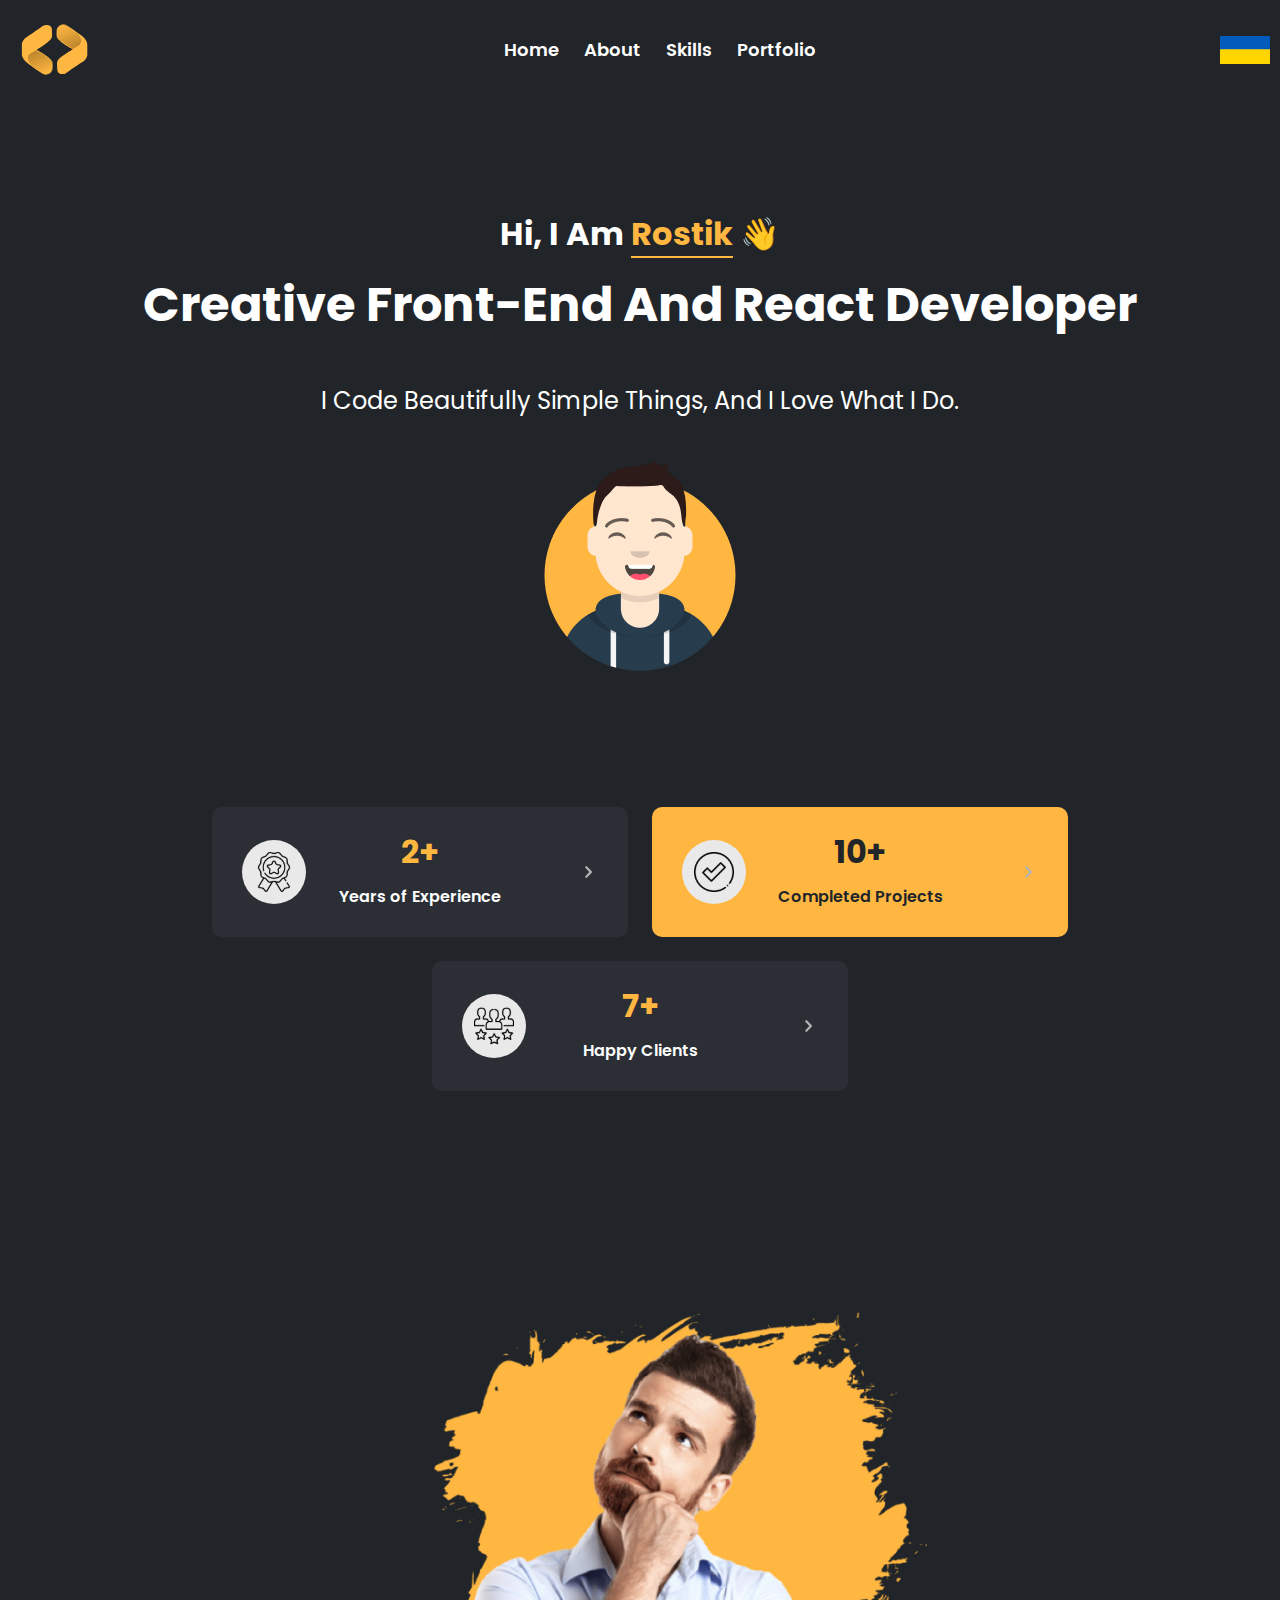
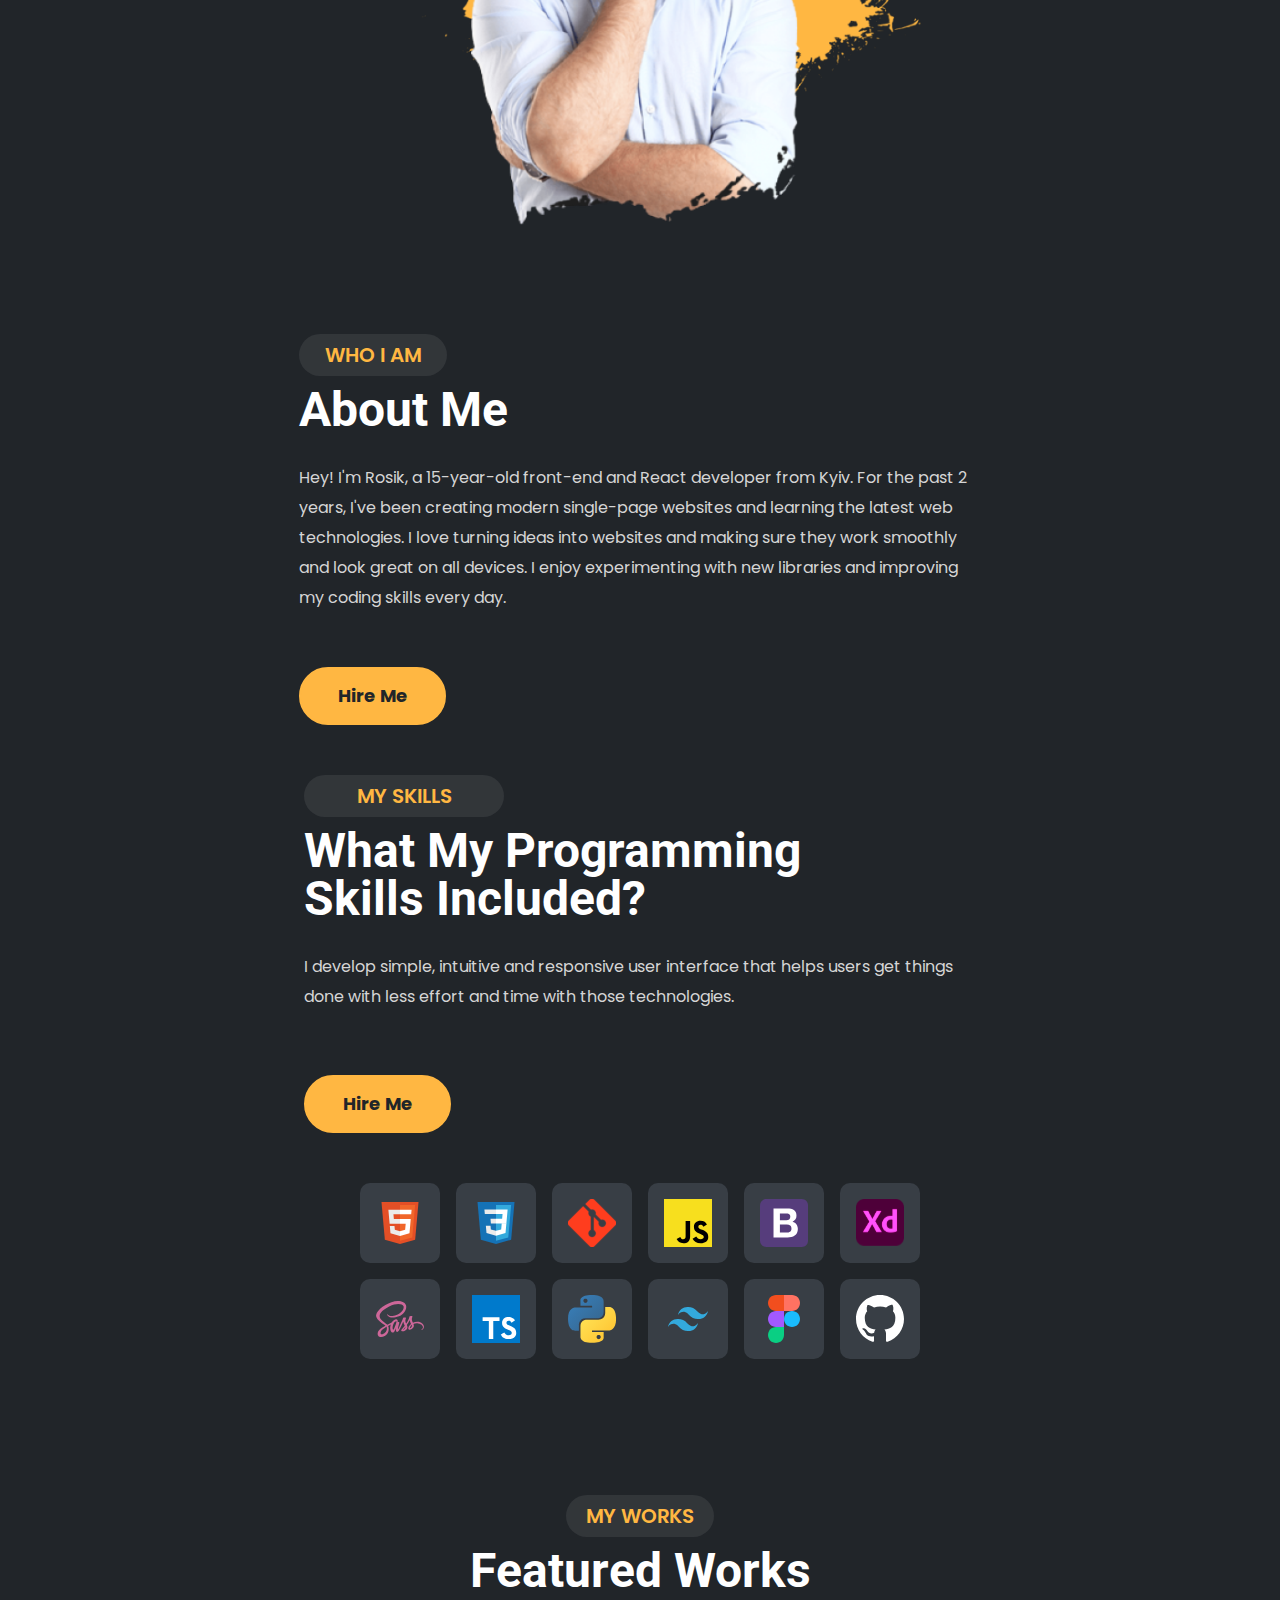
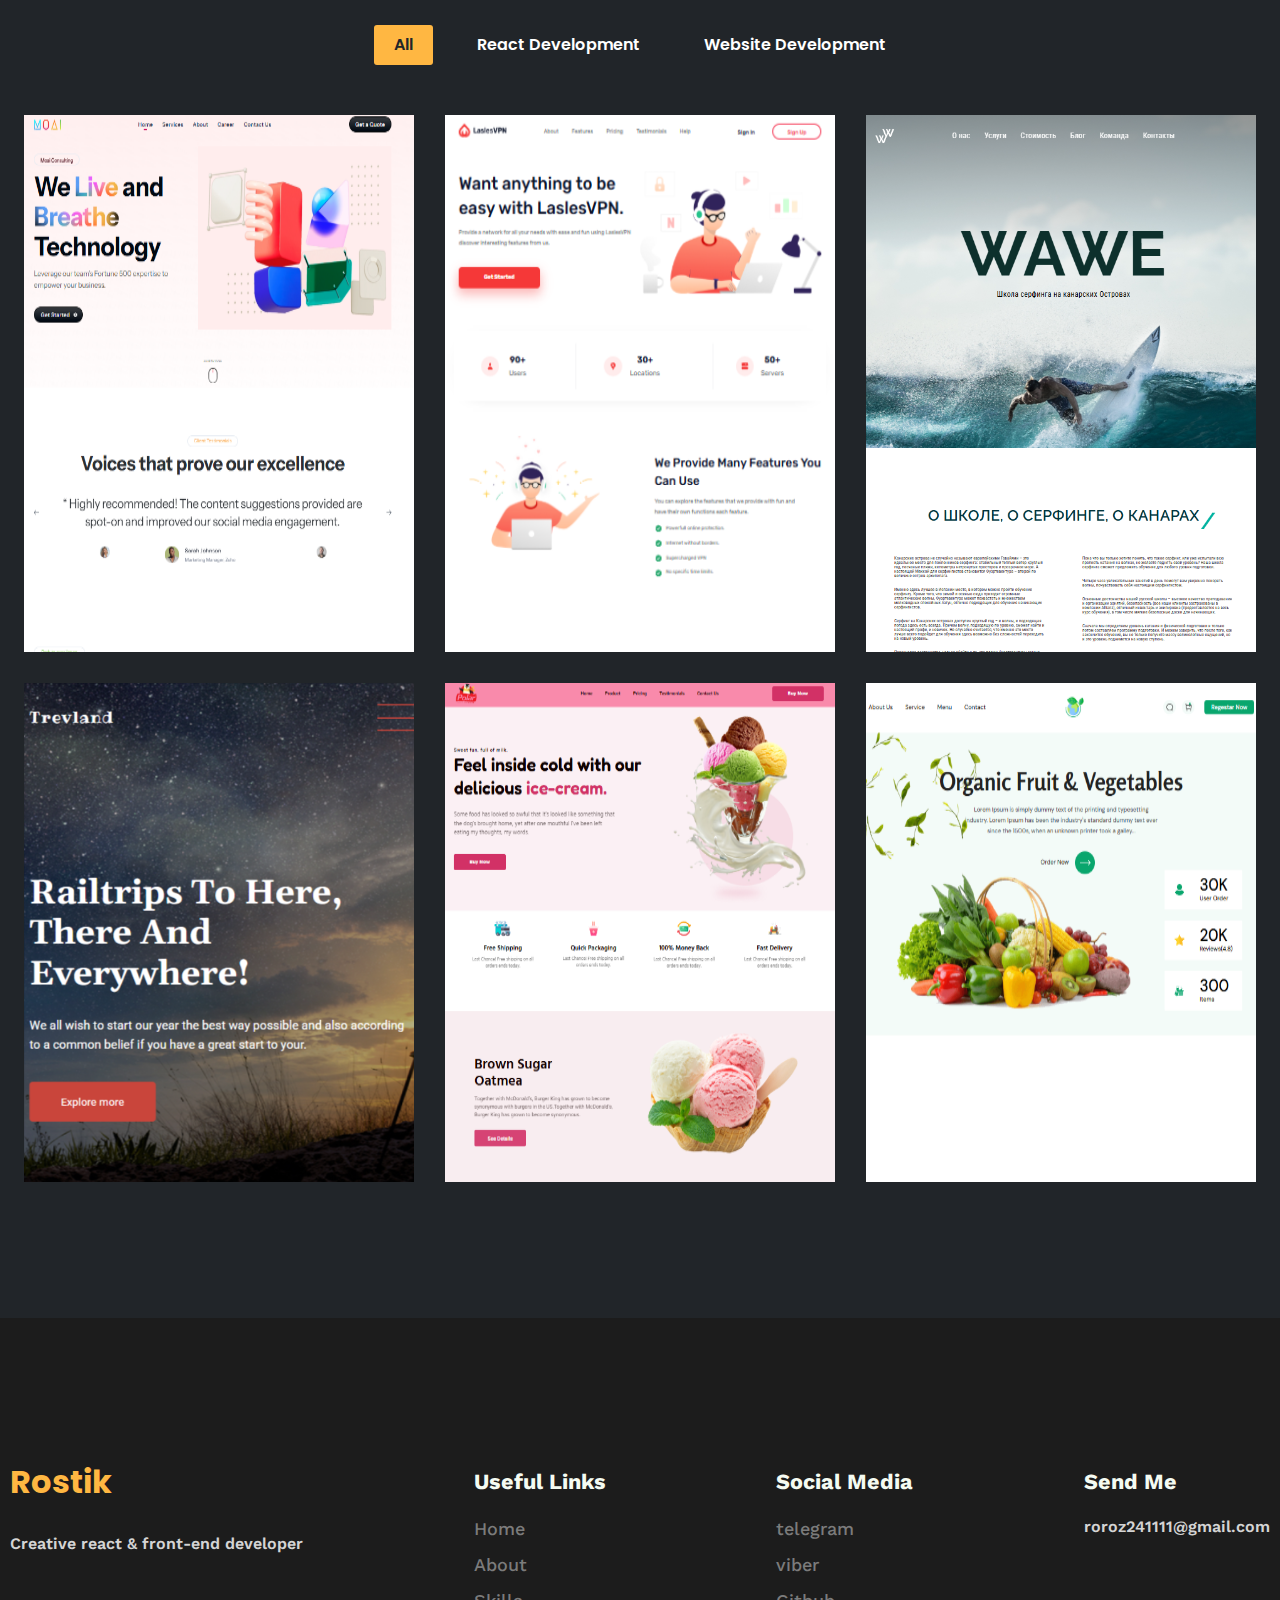
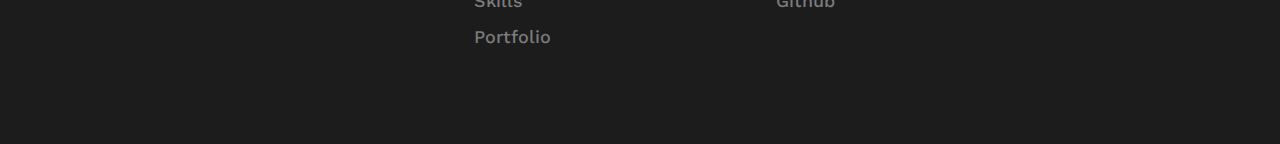
<file: index.html>
<!DOCTYPE html>
<html lang="en">

<head>
    <meta charset="UTF-8">
    <meta http-equiv="X-UA-Compatible" content="IE=edge">
    <meta name="viewport" content="width=device-width, initial-scale=1.0">
    <title>portfolio</title>
    <link rel="stylesheet" href="css/slick.css">
    <link rel="stylesheet" href="css/style.css">
</head>

<body>
    <header class="header" id="header">
        <div class="header-fixed">
            <div class="container header-wrapper">
                <a href="" class="header-logo"><img src="img/logo.svg" alt="logo"></a>
                <nav class="nav">
                    <ul class="menu">
                        <li class="item">
                            <a href="#header" class="link">Home</a>
                        </li>
                        <li class="item">
                            <a href="#about" class="link">about</a>
                        </li>
                        <li class="item">
                            <a href="#skills" class="link">skills</a>
                        </li>
                        <li class="item">
                            <a href="#gallery" class="link">portfolio</a>
                        </li>
                    </ul>
                </nav>
                <a href="indexUa.html" class="link-flag"><img src="./img/ua.png" alt="flag"></a>
                <div class="burger"></div>
            </div>
        </div>
    </header>
    <!-- end header -->

    <main>

        <section class="hero">
            <div class="container">
                <p class="hero-subtitle">
                    Hi, I am
                    <span>Rostik</span>
                    👋
                </p>
                <h1 class="hero-title">Creative front-end and react developer</h1>
                <p class="hero-text">I code beautifully simple things, and I love what I do.</p>
                <figure class="hero-img">
                    <img src="img/avatar.png" alt="avatar">
                </figure>
                <div class="hero-wrapper">
                    <div class="hero-block">
                        <span class="hero-namber">2+</span>
                        <span class="hero-deskript">Years of Experience</span>
                    </div>
                    <div class="hero-block active">
                        <span class="hero-namber">10+</span>
                        <span class="hero-deskript">Completed Projects</span>
                    </div>
                    <div class="hero-block">
                        <span class="hero-namber">7+</span>
                        <span class="hero-deskript">Happy Clients</span>
                    </div>
                </div>
            </div>
        </section>

        <!-- end hero -->

        <section class="aboutme" id="about">
            <div class="container aboutme-wrapper">
                <figure class="aboutme-img">
                    <img src="img/man.png" alt="man">
                </figure>
                <div class="aboutme-content">
                    <span class="iner-subtitle">Who I am</span>
                    <h2 class="iner-title">About Me</h2>
                    <p class="iner-text aboutme-text">Hey! I'm Rosik, a 15-year-old front-end and React developer from
                        Kyiv. For the past 2 years, I've been creating modern single-page websites and learning the
                        latest web technologies.
                        I love turning ideas into websites and making sure they work smoothly and look great on all
                        devices.
                        I enjoy experimenting with new libraries and improving my coding skills every day.</p>
                    <a href="#footer" class="link-orange aboutme-link">Hire Me</a>
                </div>
            </div>
        </section>

        <!-- end aboutme -->

        <section class="skills" id="skills">
            <div class="container skills-wrapper">
                <div class="skills-content">
                    <span class="iner-subtitle">MY skills</span>
                    <h2 class="iner-title skills-title">What My Programming
                        Skills Included?</h2>
                    <p class="iner-text skills-text">I develop simple, intuitive and responsive user interface that
                        helps users get things done with less effort and time with those technologies.</p>
                    <a href="#footer" class="link-orange skills-link">Hire Me</a>
                </div>
                <div class="skills-program">
                    <figure class="skills-img"><img src="img/html.svg" alt=""></figure>
                    <figure class="skills-img"><img src="img/css.svg" alt=""></figure>
                    <figure class="skills-img"><img src="img/lub.svg" alt=""></figure>
                    <figure class="skills-img"><img src="img/javascript.svg" alt=""></figure>
                    <figure class="skills-img"><img src="img/bootstrap.svg" alt=""></figure>
                    <figure class="skills-img"><img src="img/photo.svg" alt=""></figure>
                    <figure class="skills-img"><img src="img/sass.svg" alt=""></figure>
                    <figure class="skills-img"><img src="img/typescript.svg" alt=""></figure>
                    <figure class="skills-img"><img src="img/python.svg" alt=""></figure>
                    <figure class="skills-img"><img src="img/tailwind.svg" alt=""></figure>
                    <figure class="skills-img"><img src="img/figma.svg" alt=""></figure>
                    <figure class="skills-img"><img src="img/github.svg" alt=""></figure>
                </div>
            </div>
        </section>

        <!-- end skills -->

        <section class="gallery" id="gallery">
            <div class="container">
                <span class="iner-subtitle gallery-subtitle">my works</span>
                <h2 class="iner-title gallery-title">Featured Works</h2>
                <ul class="gallery-list">
                    <li class="gallery-item active" data-filter="all">All</li>
                    <li class="gallery-item" data-filter="web">react Development</li>
                    <li class="gallery-item" data-filter="dev">Website Development</li>
                </ul>
                <div class="gallery-wrapper">
                    <figure class="gallery-img web">
                        <a href="https://rostipostik1.github.io/site-moai/" target="_blank">
                            <img src="./img/moai.png" alt="Moai Project">
                        </a>
                    </figure>
                    <figure class="gallery-img dev">
                        <a href="https://rostipostik1.github.io/site-vpn/" target="_blank">
                            <img src="./img/LaslesVPN.png" alt="Lasles VPN">
                        </a>
                    </figure>
                    <figure class="gallery-img dev">
                        <a href="https://rostipostik1.github.io/site-wawe/" target="_blank">
                            <img src="./img/wawe.png" alt="Wawe Project">
                        </a>
                    </figure>
                    <figure class="gallery-img dev">
                        <a href="https://rostipostik1.github.io/site-trael/" target="_blank">
                            <img src="./img/Traval.png" alt="Traval Project">
                        </a>
                    </figure>
                    <figure class="gallery-img dev">
                        <a href="https://rostipostik1.github.io/site-ice/" target="_blank">
                            <img src="./img/iceCream.png" alt="Ice Cream Project">
                        </a>
                    </figure>
                    <figure class="gallery-img dev">
                        <a href="https://rostipostik1.github.io/organic-fruit/" target="_blank">
                            <img src="./img/organic-food.png" alt="Organic Food Project">
                        </a>
                    </figure>
                </div>
            </div>
        </section>

        <!-- end gallery -->
        <!-- 
        <section class="customer">
            <span class="iner-subtitle customer-subtitle">testimonials</span>
            <h2 class="iner-title customer-title">What customer says</h2>
            <div class="customer-wrapper">
                <div class="customer-slider">
                    <div class="customer-block">
                        <span class="customer-star"></span>
                        <p class="customer-text">Lorem ipsum dolor sit amet, consectetur adipiscing elit ut aliquam,
                            purus sit amet luctus venenatis, lectus magna fringilla urna, porttitor rhoncus dolor purus
                        </p>
                        <div class="customer-avatar">
                            <figure class="customer-img">
                                <img src="img/girl.png" alt="girl">
                            </figure>
                            <span class="customer-name">Khushi Gupta</span>
                            <span class="customer-job">Designer</span>
                        </div>
                    </div>
                </div>
                <div class="customer-slider">
                    <div class="customer-block">
                        <span class="customer-star"></span>
                        <p class="customer-text">Lorem ipsum dolor sit amet, consectetur adipiscing elit ut aliquam,
                            purus sit amet luctus venenatis, lectus magna fringilla urna, porttitor rhoncus dolor purus
                        </p>
                        <div class="customer-avatar">
                            <figure class="customer-img">
                                <img src="img/girl.png" alt="girl">
                            </figure>
                            <span class="customer-name">Khushi Gupta</span>
                            <span class="customer-job">Designer</span>
                        </div>
                    </div>
                </div>
                <div class="customer-slider">
                    <div class="customer-block">
                        <span class="customer-star"></span>
                        <p class="customer-text">Lorem ipsum dolor sit amet, consectetur adipiscing elit ut aliquam,
                            purus sit amet luctus venenatis, lectus magna fringilla urna, porttitor rhoncus dolor purus
                        </p>
                        <div class="customer-avatar">
                            <figure class="customer-img">
                                <img src="img/girl.png" alt="girl">
                            </figure>
                            <span class="customer-name">Khushi Gupta</span>
                            <span class="customer-job">Designer</span>
                        </div>
                    </div>
                </div>
                <div class="customer-slider">
                    <div class="customer-block">
                        <span class="customer-star"></span>
                        <p class="customer-text">Lorem ipsum dolor sit amet, consectetur adipiscing elit ut aliquam,
                            purus sit amet luctus venenatis, lectus magna fringilla urna, porttitor rhoncus dolor purus
                        </p>
                        <div class="customer-avatar">
                            <figure class="customer-img">
                                <img src="img/girl.png" alt="girl">
                            </figure>
                            <span class="customer-name">Khushi Gupta</span>
                            <span class="customer-job">Designer</span>
                        </div>
                    </div>
                </div>
            </div>
        </section> -->

    </main>

    <!-- footer -->

    <footer class="footer" id="footer">
        <div class="container footer-wrapper">
            <div class="footer-block">
                <span class="footer-name">Rostik</span>
                <p class="footer-text">Creative react & front-end developer</p>
            </div>
            <div class="footer-block">
                <span class="footer-title">Useful Links</span>
                <ul class="footer-menu">
                    <li class="footer-menu-item">
                        <a href="#header" class="footer-menu-link">Home
                        </a>
                    </li>
                    <li class="footer-menu-item">
                        <a href="#about" class="footer-menu-link">About</a>
                    </li>
                    <li class="footer-menu-item">
                        <a href="#skills" class="footer-menu-link">Skills</a>
                    </li>
                    <li class="footer-menu-item">
                        <a href="#gallery" class="footer-menu-link">Portfolio</a>
                    </li>
                </ul>
            </div>
            <div class="footer-block">
                <span class="footer-title">Social Media</span>
                <ul class="footer-menu">
                    <li class="footer-menu-item">
                        <a href="https://t.me/rostikpostik1684" class="footer-menu-link">telegram</a>
                    </li>
                    <li class="footer-menu-item">
                        <a href="viber://chat?number=%2B380938261385" class="footer-menu-link">viber</a>
                    </li>
                    <li class="footer-menu-item">
                        <a href="https://github.com/rostipostik1" target="_blank" class="footer-menu-link">Github</a>
                    </li>
                </ul>
            </div>
            <div class="footer-block">
                <span class="footer-title">Send Me</span>
                <a href="mailto:roroz241111@gmail.com" class="footer-text">roroz241111@gmail.com</a>
            </div>
        </div>
    </footer>

    <button class="btn btn-up"></button>


    <script src="js/jquery-3.7.0.min.js"></script>
    <script src="js/slick.min.js"></script>
    <script src="js/main.js"></script>
</body>

</html>
</file>
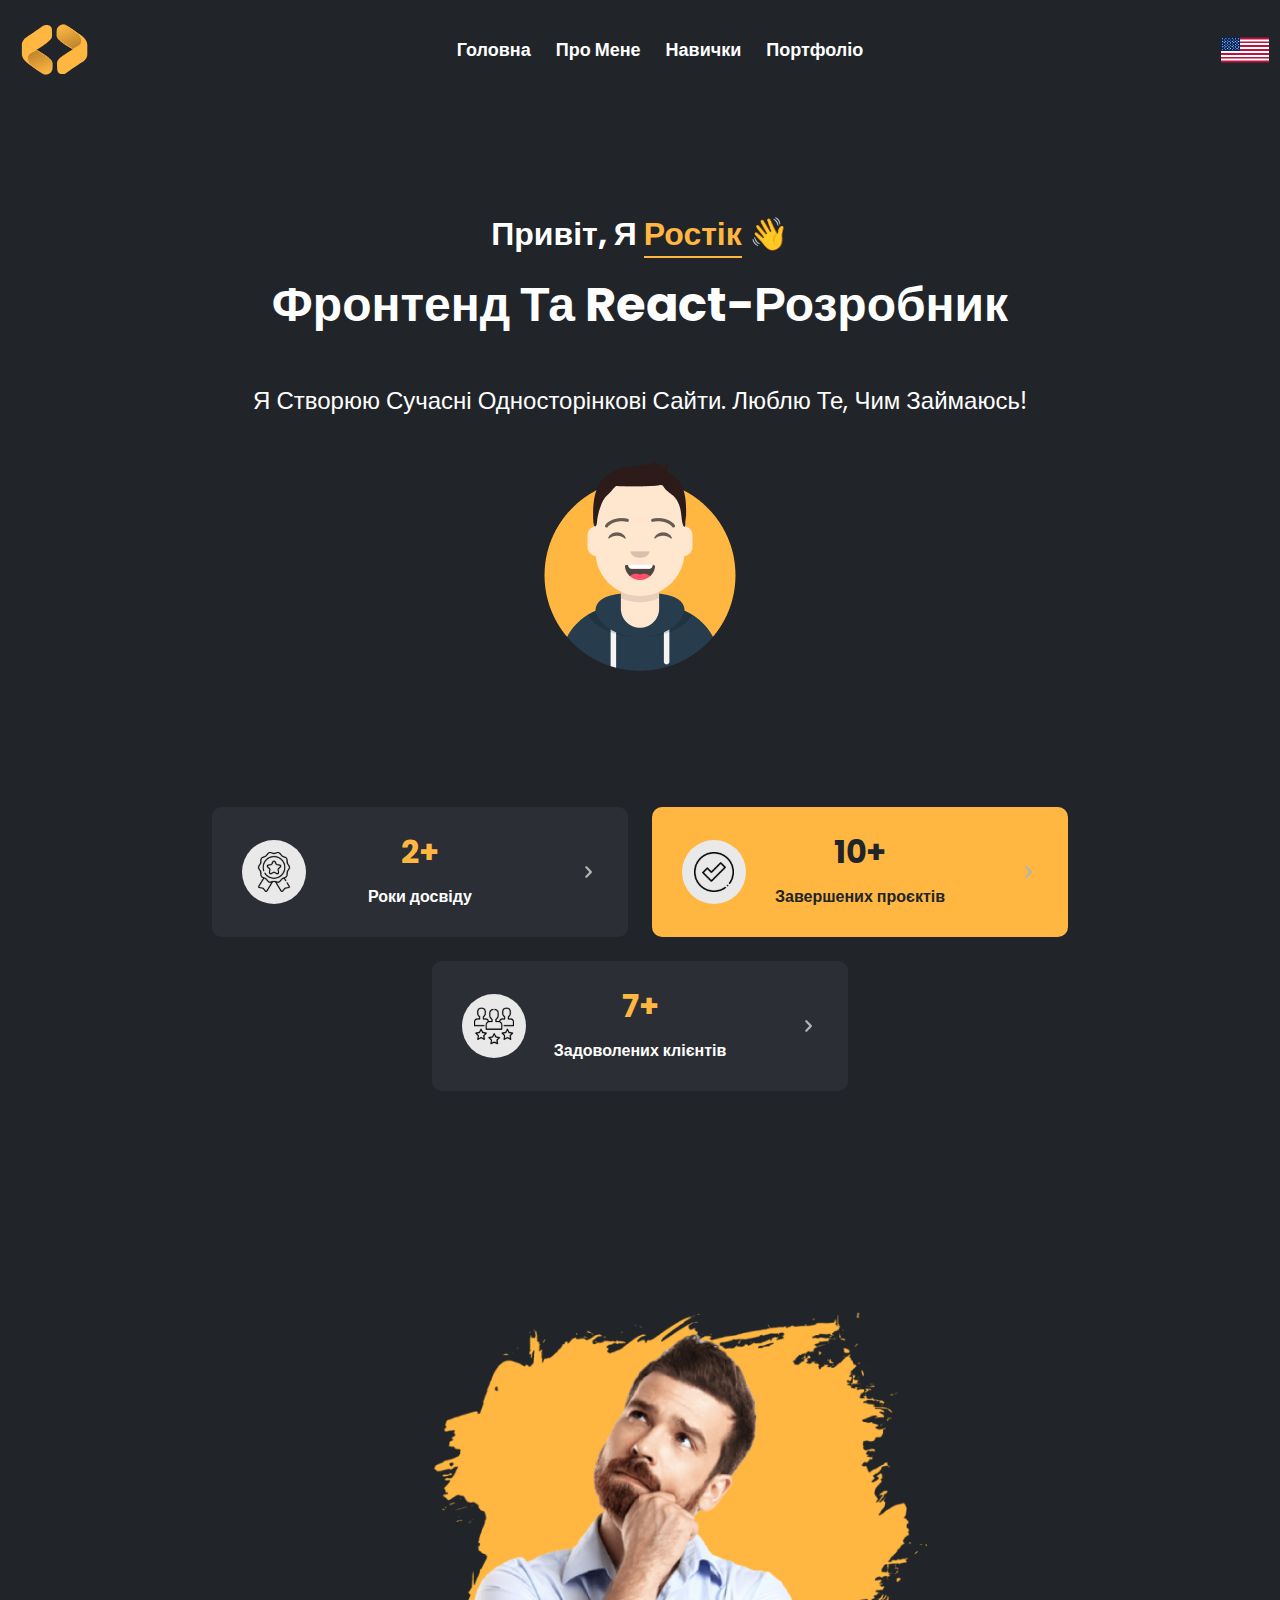
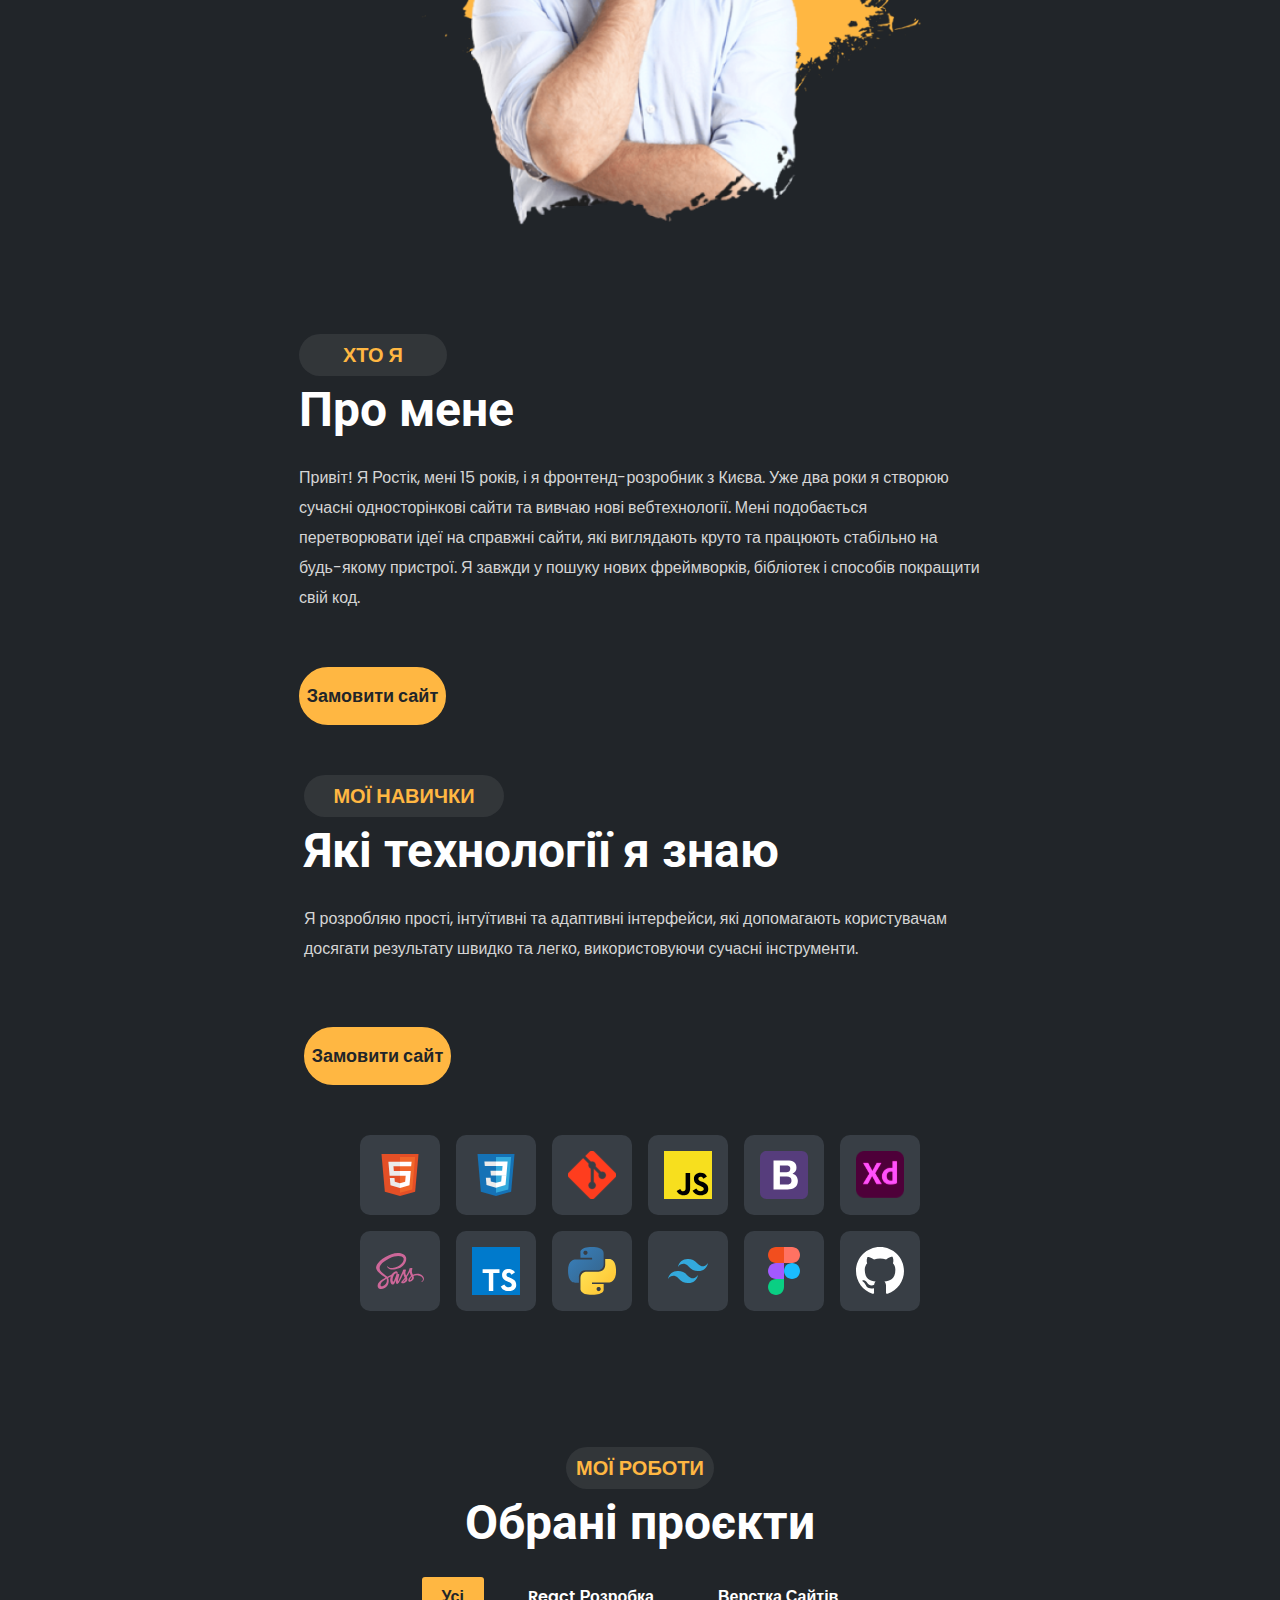
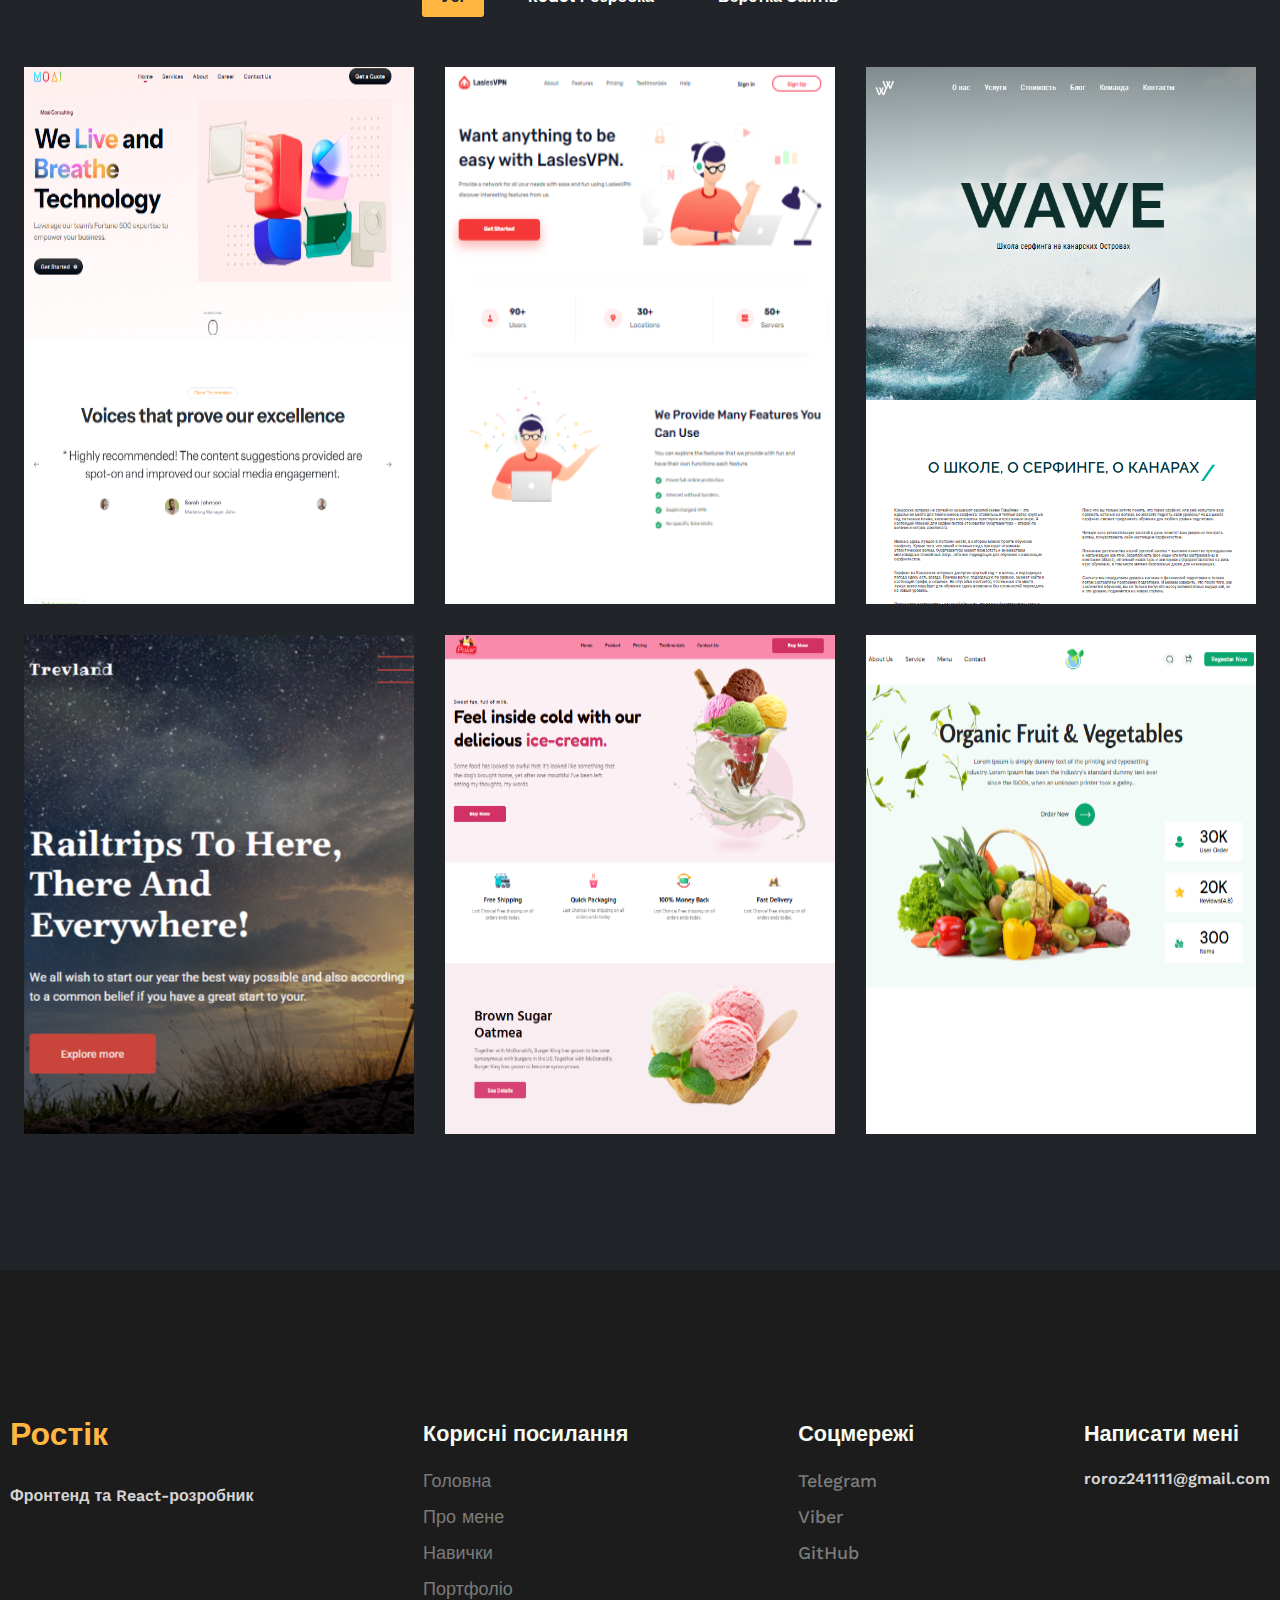
<file: indexUa.html>
<!DOCTYPE html>
<html lang="uk">

<head>
    <meta charset="UTF-8">
    <meta http-equiv="X-UA-Compatible" content="IE=edge">
    <meta name="viewport" content="width=device-width, initial-scale=1.0">
    <title>portfolio</title>
    <link rel="stylesheet" href="css/slick.css">
    <link rel="stylesheet" href="css/style.css">
</head>

<body class="pageUa">
    <header class="header" id="header">
        <div class="header-fixed">
            <div class="container header-wrapper">
                <a href="" class="header-logo"><img src="img/logo.svg" alt="логотип"></a>
                <nav class="nav">
                    <ul class="menu">
                        <li class="item">
                            <a href="#header" class="link">Головна</a>
                        </li>
                        <li class="item">
                            <a href="#about" class="link">Про мене</a>
                        </li>
                        <li class="item">
                            <a href="#skills" class="link">Навички</a>
                        </li>
                        <li class="item">
                            <a href="#gallery" class="link">Портфоліо</a>
                        </li>
                    </ul>
                </nav>
                <a href="index.html" class="link-flag"><img src="./img/usa.png" alt="прапор"></a>
                <div class="burger"></div>
            </div>
        </div>
    </header>

    <main>

        <section class="hero">
            <div class="container">
                <p class="hero-subtitle">
                    Привіт, я
                    <span>Ростік</span>
                    👋
                </p>
                <h1 class="hero-title">Фронтенд та React-розробник</h1>
                <p class="hero-text">Я створюю сучасні односторінкові сайти. Люблю те, чим займаюсь!</p>
                <figure class="hero-img">
                    <img src="img/avatar.png" alt="аватар">
                </figure>
                <div class="hero-wrapper">
                    <div class="hero-block">
                        <span class="hero-namber">2+</span>
                        <span class="hero-deskript">Роки досвіду</span>
                    </div>
                    <div class="hero-block active">
                        <span class="hero-namber">10+</span>
                        <span class="hero-deskript">Завершених проєктів</span>
                    </div>
                    <div class="hero-block">
                        <span class="hero-namber">7+</span>
                        <span class="hero-deskript">Задоволених клієнтів</span>
                    </div>
                </div>
            </div>
        </section>

        <section class="aboutme" id="about">
            <div class="container aboutme-wrapper">
                <figure class="aboutme-img">
                    <img src="img/man.png" alt="я">
                </figure>
                <div class="aboutme-content">
                    <span class="iner-subtitle">Хто я</span>
                    <h2 class="iner-title">Про мене</h2>
                    <p class="iner-text aboutme-text">Привіт! Я Ростік, мені 15 років, і я фронтенд-розробник з Києва.
                        Уже два роки я створюю сучасні односторінкові сайти та вивчаю нові вебтехнології.
                        Мені подобається перетворювати ідеї на справжні сайти, які виглядають круто та працюють
                        стабільно на будь-якому пристрої.
                        Я завжди у пошуку нових фреймворків, бібліотек і способів покращити свій код.
                    </p>
                    <a href="#footer" class="link-orange aboutme-link">Замовити сайт</a>
                </div>
            </div>
        </section>

        <section class="skills" id="skills">
            <div class="container skills-wrapper">
                <div class="skills-content">
                    <span class="iner-subtitle">Мої навички</span>
                    <h2 class="iner-title skills-title">Які технології я знаю</h2>
                    <p class="iner-text skills-text">Я розробляю прості, інтуїтивні та адаптивні інтерфейси, які
                        допомагають користувачам досягати результату швидко та легко, використовуючи сучасні
                        інструменти.</p>
                    <a href="#footer" class="link-orange skills-link">Замовити сайт</a>
                </div>
                <div class="skills-program">
                    <figure class="skills-img"><img src="img/html.svg" alt="html"></figure>
                    <figure class="skills-img"><img src="img/css.svg" alt="css"></figure>
                    <figure class="skills-img"><img src="img/lub.svg" alt=""></figure>
                    <figure class="skills-img"><img src="img/javascript.svg" alt="javascript"></figure>
                    <figure class="skills-img"><img src="img/bootstrap.svg" alt="bootstrap"></figure>
                    <figure class="skills-img"><img src="img/photo.svg" alt=""></figure>
                    <figure class="skills-img"><img src="img/sass.svg" alt="sass"></figure>
                    <figure class="skills-img"><img src="img/typescript.svg" alt="typescript"></figure>
                    <figure class="skills-img"><img src="img/python.svg" alt="python"></figure>
                    <figure class="skills-img"><img src="img/tailwind.svg" alt="tailwindcss"></figure>
                    <figure class="skills-img"><img src="img/figma.svg" alt="figma"></figure>
                    <figure class="skills-img"><img src="img/github.svg" alt="github"></figure>
                </div>
            </div>
        </section>

        <section class="gallery" id="gallery">
            <div class="container">
                <span class="iner-subtitle gallery-subtitle">мої роботи</span>
                <h2 class="iner-title gallery-title">Обрані проєкти</h2>
                <ul class="gallery-list">
                    <li class="gallery-item active" data-filter="all">Усі</li>
                    <li class="gallery-item" data-filter="web">React розробка</li>
                    <li class="gallery-item" data-filter="dev">Верстка сайтів</li>
                </ul>
                <div class="gallery-wrapper">
                    <figure class="gallery-img web">
                        <a href="https://rostipostik1.github.io/site-moai/" target="_blank">
                            <img src="./img/moai.png" alt="Moai Project">
                        </a>
                    </figure>
                    <figure class="gallery-img dev">
                        <a href="https://rostipostik1.github.io/site-vpn/" target="_blank">
                            <img src="./img/LaslesVPN.png" alt="Lasles VPN">
                        </a>
                    </figure>
                    <figure class="gallery-img dev">
                        <a href="https://rostipostik1.github.io/site-wawe/" target="_blank">
                            <img src="./img/wawe.png" alt="Wawe Project">
                        </a>
                    </figure>
                    <figure class="gallery-img dev">
                        <a href="https://rostipostik1.github.io/site-trael/" target="_blank">
                            <img src="./img/Traval.png" alt="Traval Project">
                        </a>
                    </figure>
                    <figure class="gallery-img dev">
                        <a href="https://rostipostik1.github.io/site-ice/" target="_blank">
                            <img src="./img/iceCream.png" alt="Ice Cream Project">
                        </a>
                    </figure>
                    <figure class="gallery-img dev">
                        <a href="https://rostipostik1.github.io/organic-fruit/" target="_blank">
                            <img src="./img/organic-food.png" alt="Organic Food Project">
                        </a>
                    </figure>
                </div>
            </div>
        </section>

    </main>

    <footer class="footer" id="footer">
        <div class="container footer-wrapper">
            <div class="footer-block">
                <span class="footer-name">Ростік</span>
                <p class="footer-text">Фронтенд та React-розробник</p>
            </div>
            <div class="footer-block">
                <span class="footer-title">Корисні посилання</span>
                <ul class="footer-menu">
                    <li class="footer-menu-item">
                        <a href="#header" class="footer-menu-link">Головна</a>
                    </li>
                    <li class="footer-menu-item">
                        <a href="#about" class="footer-menu-link">Про мене</a>
                    </li>
                    <li class="footer-menu-item">
                        <a href="#skills" class="footer-menu-link">Навички</a>
                    </li>
                    <li class="footer-menu-item">
                        <a href="#gallery" class="footer-menu-link">Портфоліо</a>
                    </li>
                </ul>
            </div>
            <div class="footer-block">
                <span class="footer-title">Соцмережі</span>
                <ul class="footer-menu">
                    <li class="footer-menu-item">
                        <a href="https://t.me/rostikpostik1684" target="_blank" class="footer-menu-link">Telegram</a>
                    </li>
                    <li class="footer-menu-item">
                        <a href="viber://chat?number=%2B380938261385" target="_blank" class="footer-menu-link">Viber</a>
                    </li>
                    <li class="footer-menu-item">
                        <a href="https://github.com/rostipostik1" target="_blank" class="footer-menu-link">GitHub</a>
                    </li>
                </ul>
            </div>
            <div class="footer-block">
                <span class="footer-title">Написати мені</span>
                <a href="mailto:roroz241111@gmail.com" class="footer-text">roroz241111@gmail.com</a>
            </div>
        </div>
    </footer>

    <button class="btn btn-up"></button>

    <script src="js/jquery-3.7.0.min.js"></script>
    <script src="js/slick.min.js"></script>
    <script src="js/main.js"></script>
</body>

</html>
</file>
<file: css/style.css>
@import 'base.css';
@import 'header.css';
@import 'hero.css';
@import 'aboutme.css';
@import 'skills.css';
@import 'gallery.css';
@import 'customer.css';
@import 'footer.css';
@import 'media.css';
</file>
